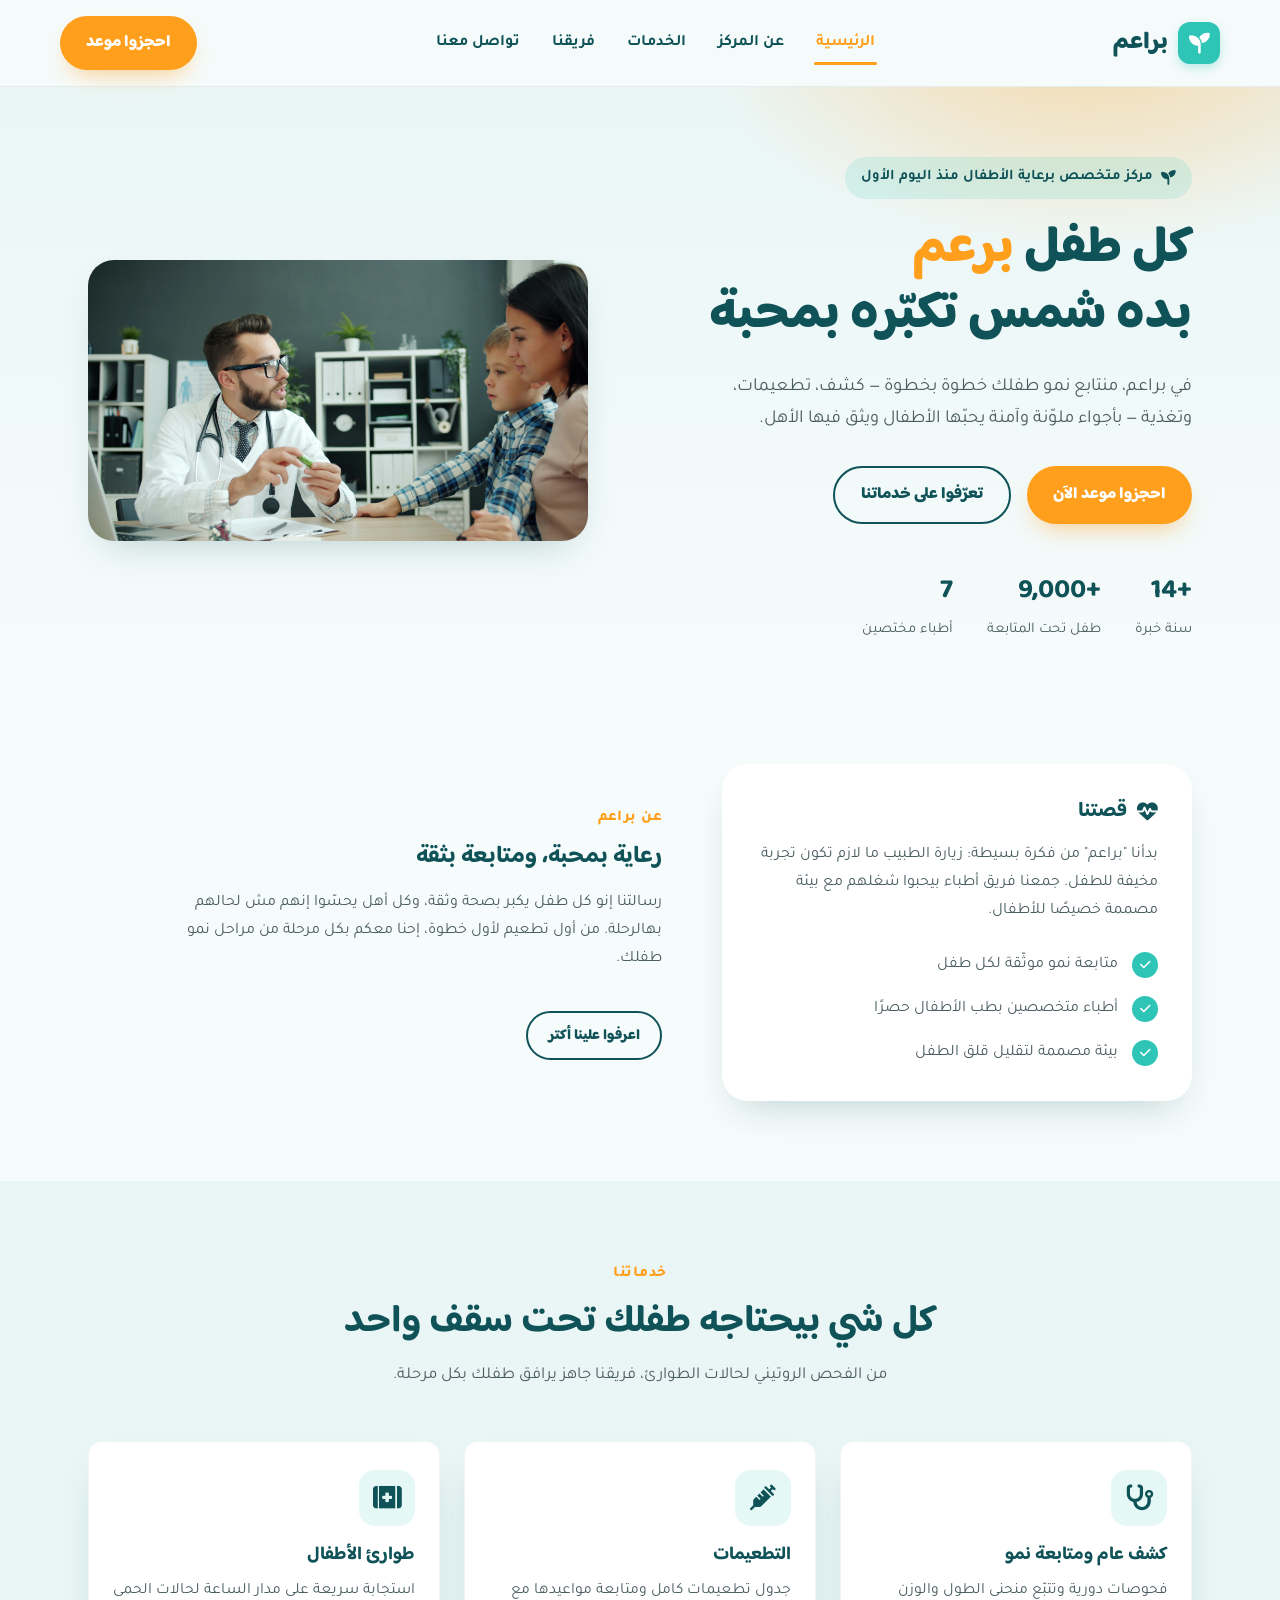
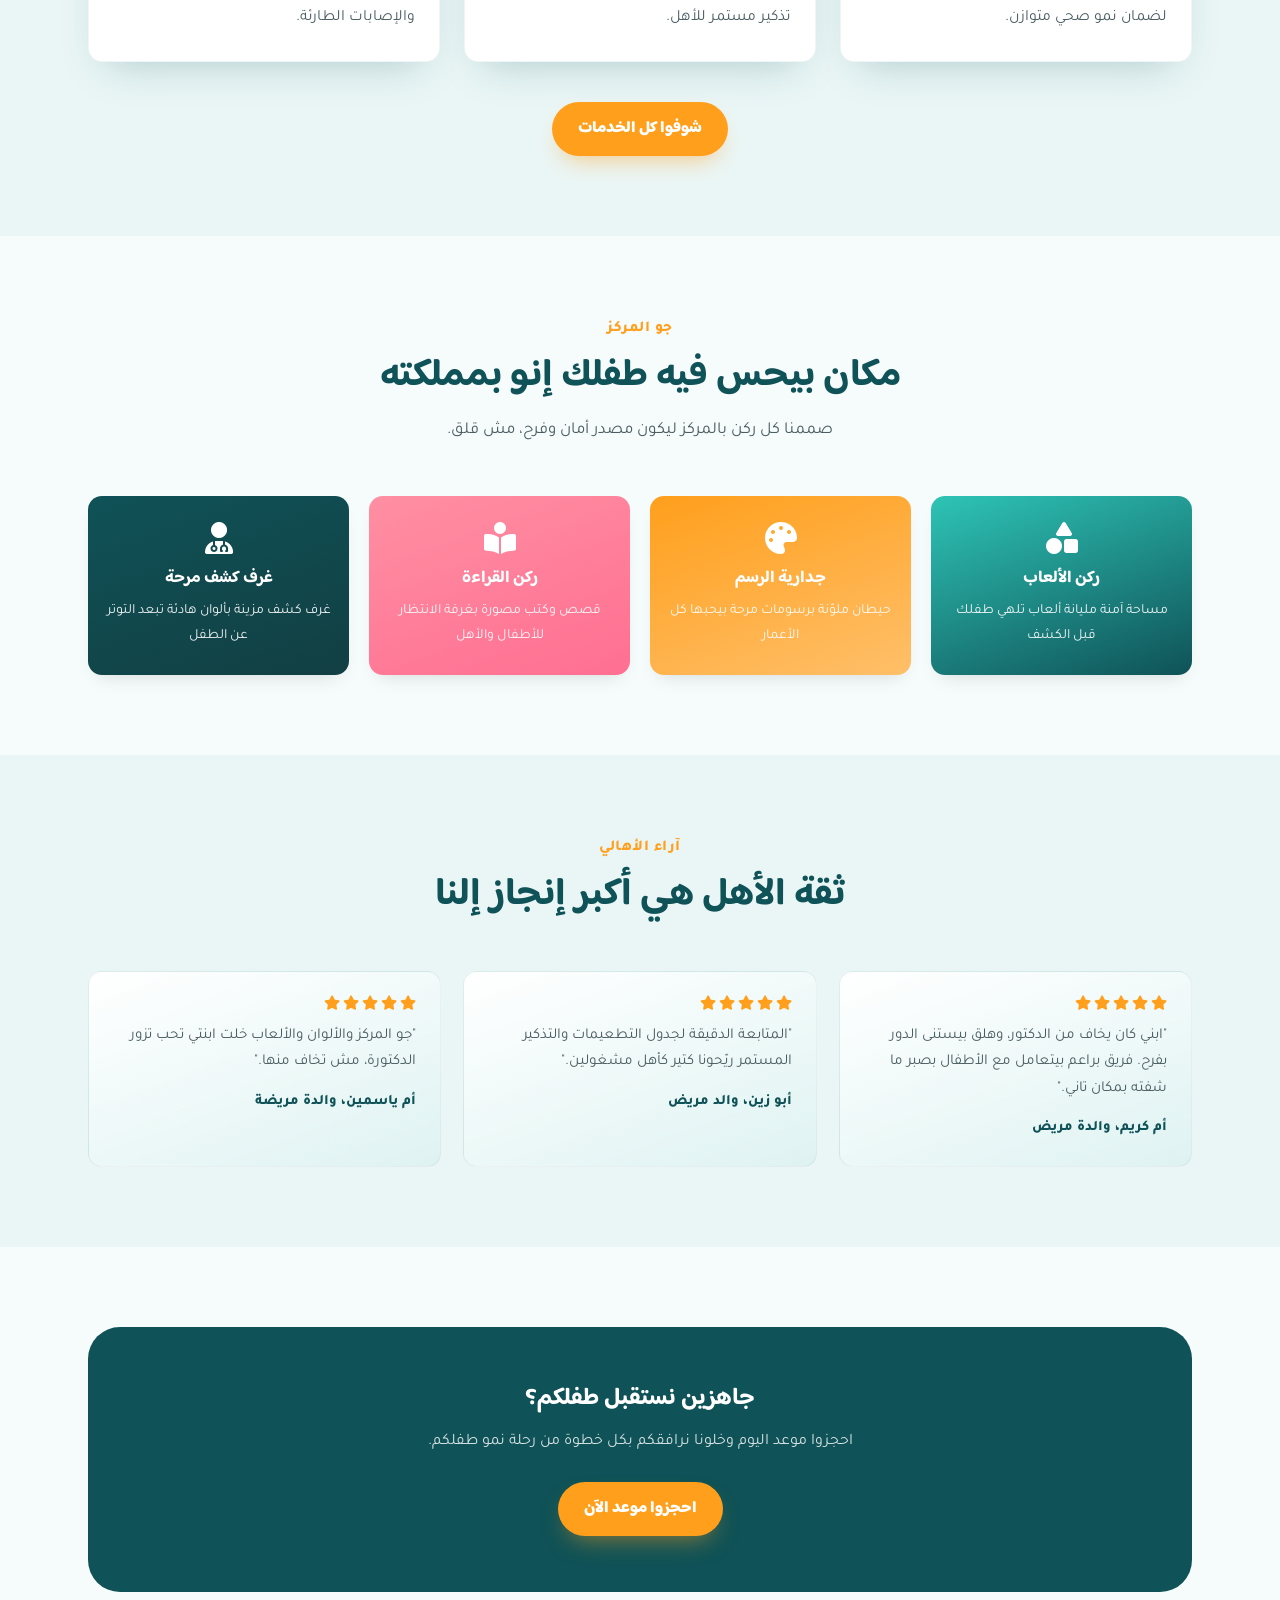
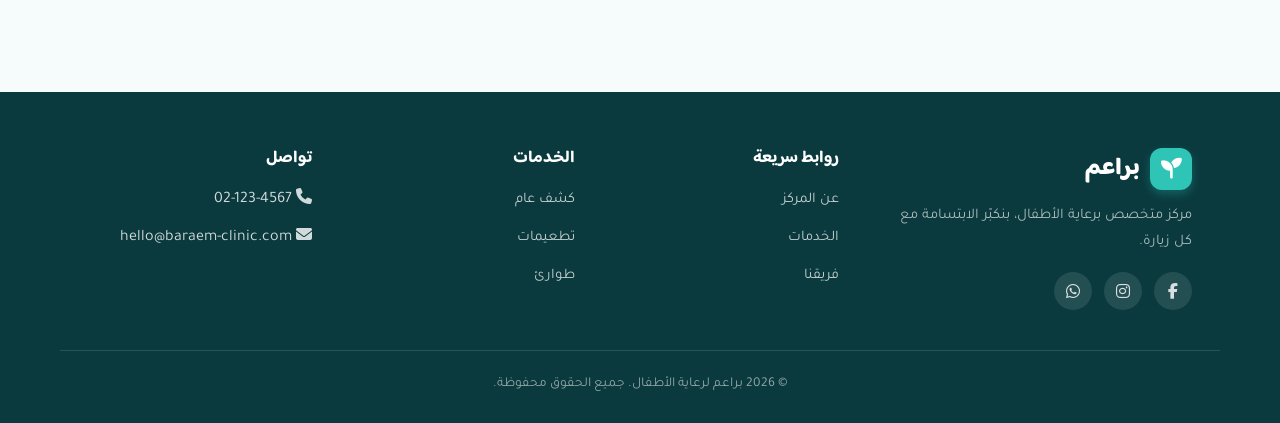
<file: index.html>
<!doctype html>
<html lang="ar" dir="rtl">
  <head>
    <meta charset="UTF-8" />
    <meta name="viewport" content="width=device-width, initial-scale=1.0" />
    <title>براعم | مركز رعاية الأطفال</title>
    <meta
      name="description"
      content="براعم مركز متخصص برعاية الأطفال: كشف عام، تطعيمات، استشارات تغذية، ومتابعة نمو بأجواء آمنة ومرحة."
    />

    <link rel="preconnect" href="https://fonts.googleapis.com" />
    <link rel="preconnect" href="https://fonts.gstatic.com" crossorigin />
    <link
      href="https://fonts.googleapis.com/css2?family=Baloo+Bhaijaan+2:wght@500;600;700;800&family=Tajawal:wght@400;500;700;900&display=swap"
      rel="stylesheet"
    />

    <link
      rel="stylesheet"
      href="https://cdnjs.cloudflare.com/ajax/libs/font-awesome/6.5.1/css/all.min.css"
    />

    <link rel="stylesheet" href="css/style.css" />
    <link rel="stylesheet" href="css/home.css" />
  </head>
  <body>
    <header>
      <div class="wrap nav">
        <a href="index.html" class="brand">
          <span class="brand-icon">
            <i class="fa-solid fa-seedling"></i>
          </span>
          <span>براعم</span>
        </a>

        <input type="checkbox" id="menuToggle" class="menu-toggle" />
        <nav class="nav-links">
          <a href="index.html" class="active">الرئيسية</a>
          <a href="about.html">عن المركز</a>
          <a href="services.html">الخدمات</a>
          <a href="doctors.html">فريقنا</a>
          <a href="contact.html">تواصل معنا</a>
        </nav>

        <label for="menuToggle" class="burger-label" aria-label="فتح القائمة">
          <span></span><span></span><span></span>
        </label>

        <a href="contact.html" class="btn">احجزوا موعد</a>
      </div>
    </header>

    <section class="hero" id="hero">
      <div class="wrap hero-grid">
        <div class="hero-content">
          <span class="eyebrow">
            <i class="fa-solid fa-seedling"></i> مركز متخصص برعاية الأطفال منذ
            اليوم الأول
          </span>
          <h1>كل طفل <span>برعم</span><br />بده شمس تكبّره بمحبة</h1>
          <p class="lead">
            في براعم، منتابع نمو طفلك خطوة بخطوة — كشف، تطعيمات، وتغذية — بأجواء
            ملوّنة وآمنة يحبّها الأطفال ويثق فيها الأهل.
          </p>
          <div class="hero-actions">
            <a href="contact.html" class="btn">احجزوا موعد الآن</a>
            <a href="services.html" class="btn ghost">تعرّفوا على خدماتنا</a>
          </div>
          <div class="hero-stats">
            <div><strong>+14</strong><span>سنة خبرة</span></div>
            <div><strong>+9,000</strong><span>طفل تحت المتابعة</span></div>
            <div><strong>7</strong><span>أطباء مختصين</span></div>
          </div>
        </div>

        <div class="hero-art">
          <img
            src="images/hero.png"
            alt="طفل سعيد في عيادة براعم"
            class="hero-img"
          />
        </div>
      </div>
    </section>

    <section class="section-pad" id="about-preview">
      <div class="wrap about-grid">
        <div class="about-card">
          <h3><i class="fa-solid fa-heart-pulse"></i> قصتنا</h3>
          <p style="color: var(--ink-soft)">
            بدأنا "براعم" من فكرة بسيطة: زيارة الطبيب ما لازم تكون تجربة مخيفة
            للطفل. جمعنا فريق أطباء بيحبوا شغلهم مع بيئة مصممة خصيصًا للأطفال.
          </p>
          <ul class="about-list">
            <li>
              <span class="check-icon"><i class="fa-solid fa-check"></i></span>
              متابعة نمو موثّقة لكل طفل
            </li>
            <li>
              <span class="check-icon"><i class="fa-solid fa-check"></i></span>
              أطباء متخصصين بطب الأطفال حصرًا
            </li>
            <li>
              <span class="check-icon"><i class="fa-solid fa-check"></i></span>
              بيئة مصممة لتقليل قلق الطفل
            </li>
          </ul>
        </div>
        <div>
          <span class="kicker">عن براعم</span>
          <h2>رعاية بمحبة، ومتابعة بثقة</h2>
          <p style="color: var(--ink-soft); margin-top: 16px; max-width: 56ch">
            رسالتنا إنو كل طفل يكبر بصحة وثقة، وكل أهل يحسّوا إنهم مش لحالهم
            بهالرحلة. من أول تطعيم لأول خطوة، إحنا معكم بكل مرحلة من مراحل نمو
            طفلك.
          </p>
          <a href="about.html" class="btn ghost small" style="margin-top: 22px"
            >اعرفوا علينا أكتر</a
          >
        </div>
      </div>
    </section>

    <section
      class="section-pad"
      id="services-preview"
      style="background: var(--sky)"
    >
      <div class="wrap">
        <div class="section-head">
          <span class="kicker">خدماتنا</span>
          <h2>كل شي بيحتاجه طفلك تحت سقف واحد</h2>
          <p>
            من الفحص الروتيني لحالات الطوارئ، فريقنا جاهز يرافق طفلك بكل مرحلة.
          </p>
        </div>
        <div class="services-grid">
          <div class="service-card">
            <div class="icon-badge">
              <i class="fa-solid fa-stethoscope"></i>
            </div>
            <h3>كشف عام ومتابعة نمو</h3>
            <p>فحوصات دورية وتتبّع منحنى الطول والوزن لضمان نمو صحي متوازن.</p>
          </div>

          <div class="service-card">
            <div class="icon-badge">
              <i class="fa-solid fa-syringe"></i>
            </div>
            <h3>التطعيمات</h3>
            <p>جدول تطعيمات كامل ومتابعة مواعيدها مع تذكير مستمر للأهل.</p>
          </div>

          <div class="service-card">
            <div class="icon-badge">
              <i class="fa-solid fa-kit-medical"></i>
            </div>
            <h3>طوارئ الأطفال</h3>
            <p>استجابة سريعة على مدار الساعة لحالات الحمى والإصابات الطارئة.</p>
          </div>
        </div>
        <div style="text-align: center; margin-top: 40px">
          <a href="services.html" class="btn">شوفوا كل الخدمات</a>
        </div>
      </div>
    </section>

    <section class="section-pad">
      <div class="wrap">
        <div class="section-head">
          <span class="kicker">جو المركز</span>
          <h2>مكان بيحس فيه طفلك إنو بمملكته</h2>
          <p>صممنا كل ركن بالمركز ليكون مصدر أمان وفرح، مش قلق.</p>
        </div>
        <div class="mood-grid">
          <div
            class="mood-card"
            style="background: linear-gradient(160deg, #2ec4b6, #0f5257)"
          >
            <i class="fa-solid fa-shapes mood-icon"></i>
            <h4>ركن الألعاب</h4>
            <p>مساحة آمنة مليانة ألعاب تلهي طفلك قبل الكشف</p>
          </div>
          <div
            class="mood-card"
            style="background: linear-gradient(160deg, #ff9f1c, #ffbf69)"
          >
            <i class="fa-solid fa-palette mood-icon"></i>
            <h4>جدارية الرسم</h4>
            <p>حيطان ملوّنة برسومات مرحة بيحبها كل الأعمار</p>
          </div>
          <div
            class="mood-card"
            style="background: linear-gradient(160deg, #ff8fa3, #ff6f91)"
          >
            <i class="fa-solid fa-book-open-reader mood-icon"></i>
            <h4>ركن القراءة</h4>
            <p>قصص وكتب مصورة بغرفة الانتظار للأطفال والأهل</p>
          </div>
          <div
            class="mood-card"
            style="background: linear-gradient(160deg, #0f5257, #123f43)"
          >
            <i class="fa-solid fa-user-doctor mood-icon"></i>
            <h4>غرف كشف مرحة</h4>
            <p>غرف كشف مزينة بألوان هادئة تبعد التوتر عن الطفل</p>
          </div>
        </div>
      </div>
    </section>

    <section class="section-pad" style="background: var(--sky)">
      <div class="wrap">
        <div class="section-head">
          <span class="kicker">آراء الأهالي</span>
          <h2>ثقة الأهل هي أكبر إنجاز إلنا</h2>
        </div>
        <div class="testi-grid">
          <div class="testi-card">
            <div class="stars">
              <i class="fa-solid fa-star"></i>
              <i class="fa-solid fa-star"></i>
              <i class="fa-solid fa-star"></i>
              <i class="fa-solid fa-star"></i>
              <i class="fa-solid fa-star"></i>
            </div>
            <p>
              "ابني كان يخاف من الدكتور، وهلق بيستنى الدور بفرح. فريق براعم
              بيتعامل مع الأطفال بصبر ما شفته بمكان تاني."
            </p>
            <div class="testi-name">أم كريم، والدة مريض</div>
          </div>
          <div class="testi-card">
            <div class="stars">
              <i class="fa-solid fa-star"></i>
              <i class="fa-solid fa-star"></i>
              <i class="fa-solid fa-star"></i>
              <i class="fa-solid fa-star"></i>
              <i class="fa-solid fa-star"></i>
            </div>
            <p>
              "المتابعة الدقيقة لجدول التطعيمات والتذكير المستمر ريّحونا كتير
              كأهل مشغولين."
            </p>
            <div class="testi-name">أبو زين، والد مريض</div>
          </div>
          <div class="testi-card">
            <div class="stars">
              <i class="fa-solid fa-star"></i>
              <i class="fa-solid fa-star"></i>
              <i class="fa-solid fa-star"></i>
              <i class="fa-solid fa-star"></i>
              <i class="fa-solid fa-star"></i>
            </div>
            <p>
              "جو المركز والألوان والألعاب خلت ابنتي تحب تزور الدكتورة، مش تخاف
              منها."
            </p>
            <div class="testi-name">أم ياسمين، والدة مريضة</div>
          </div>
        </div>
      </div>
    </section>

    <section class="section-pad">
      <div class="wrap">
        <div class="cta-band">
          <h2>جاهزين نستقبل طفلكم؟</h2>
          <p>احجزوا موعد اليوم وخلونا نرافقكم بكل خطوة من رحلة نمو طفلكم.</p>
          <a href="contact.html" class="btn">احجزوا موعد الآن</a>
        </div>
      </div>
    </section>

    <footer>
      <div class="wrap foot-grid">
        <div>
          <div class="brand" style="margin-bottom: 14px">
            <span class="brand-icon">
              <i class="fa-solid fa-seedling"></i>
            </span>
            <span>براعم</span>
          </div>
          <p>مركز متخصص برعاية الأطفال، بنكبّر الابتسامة مع كل زيارة.</p>

          <div
            class="socials"
            style="margin-top: 16px; display: flex; gap: 12px"
          >
            <a href="#" aria-label="فيسبوك"
              ><i class="fa-brands fa-facebook-f"></i
            ></a>
            <a href="#" aria-label="انستغرام"
              ><i class="fa-brands fa-instagram"></i
            ></a>
            <a href="#" aria-label="واتساب"
              ><i class="fa-brands fa-whatsapp"></i
            ></a>
          </div>
        </div>
        <div>
          <h4>روابط سريعة</h4>
          <ul class="foot-links">
            <li><a href="about.html">عن المركز</a></li>
            <li><a href="services.html">الخدمات</a></li>
            <li><a href="doctors.html">فريقنا</a></li>
          </ul>
        </div>
        <div>
          <h4>الخدمات</h4>
          <ul class="foot-links">
            <li><a href="services.html">كشف عام</a></li>
            <li><a href="services.html">تطعيمات</a></li>
            <li><a href="services.html">طوارئ</a></li>
          </ul>
        </div>
        <div>
          <h4>تواصل</h4>
          <ul class="foot-links">
            <li><i class="fa-solid fa-phone"></i> 02-123-4567</li>
            <li>
              <i class="fa-solid fa-envelope"></i> hello@baraem-clinic.com
            </li>
          </ul>
        </div>
      </div>
      <div class="bottom-bar wrap">
        © 2026 براعم لرعاية الأطفال. جميع الحقوق محفوظة.
      </div>
    </footer>
  </body>
</html>
</file>
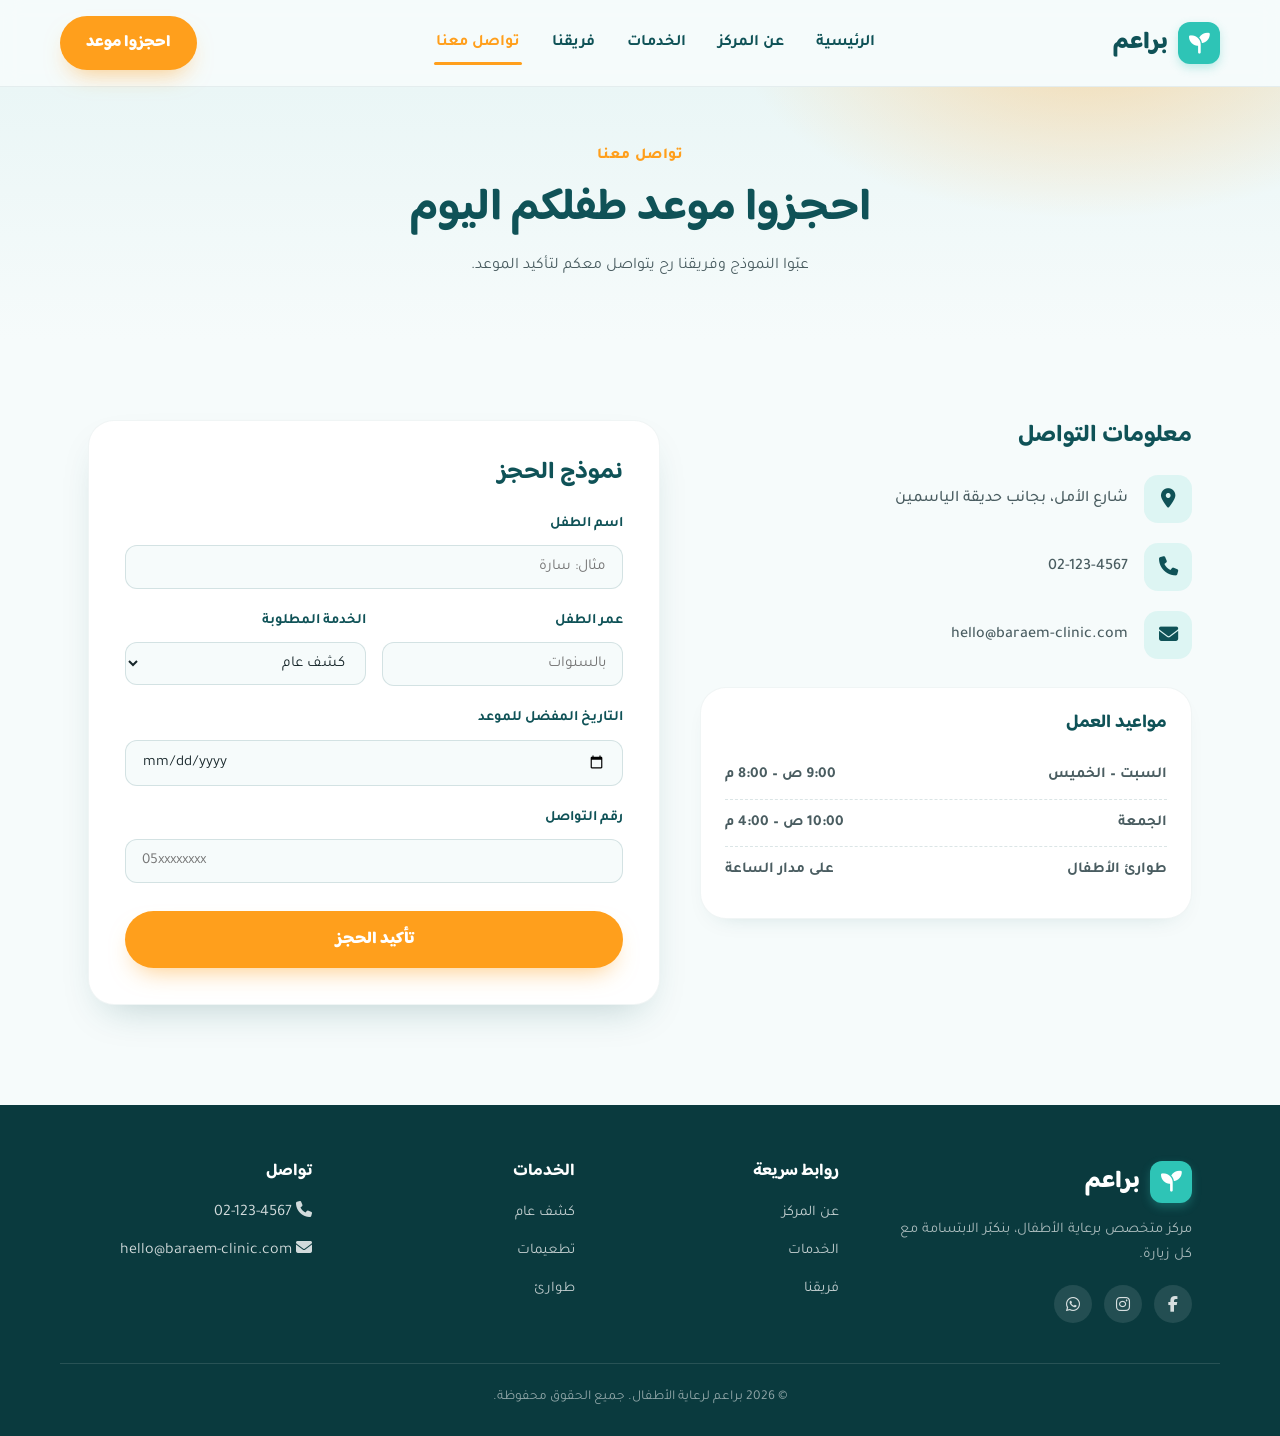
<file: contact.html>
<!doctype html>
<html lang="ar" dir="rtl">
  <head>
    <meta charset="UTF-8" />
    <meta name="viewport" content="width=device-width, initial-scale=1.0" />
    <title>تواصل معنا | براعم</title>

    <link rel="preconnect" href="https://fonts.googleapis.com" />
    <link rel="preconnect" href="https://fonts.gstatic.com" crossorigin />
    <link
      href="https://fonts.googleapis.com/css2?family=Baloo+Bhaijaan+2:wght@500;600;700;800&family=Tajawal:wght@400;500;700;900&display=swap"
      rel="stylesheet"
    />

    <link
      rel="stylesheet"
      href="https://cdnjs.cloudflare.com/ajax/libs/font-awesome/6.5.1/css/all.min.css"
    />

    <link rel="stylesheet" href="css/style.css" />
    <link rel="stylesheet" href="css/contact.css" />
  </head>
  <body>
    <header>
      <div class="wrap nav">
        <a href="index.html" class="brand">
          <span class="brand-icon">
            <i class="fa-solid fa-seedling"></i>
          </span>
          <span>براعم</span>
        </a>

        <input type="checkbox" id="menuToggle" class="menu-toggle" />
        <nav class="nav-links">
          <a href="index.html">الرئيسية</a>
          <a href="about.html">عن المركز</a>
          <a href="services.html">الخدمات</a>
          <a href="doctors.html">فريقنا</a>
          <a href="contact.html" class="active">تواصل معنا</a>
        </nav>
        <label for="menuToggle" class="burger-label" aria-label="فتح القائمة">
          <span></span><span></span><span></span>
        </label>

        <a href="contact.html" class="btn">احجزوا موعد</a>
      </div>
    </header>

    <section class="page-head">
      <div class="wrap">
        <span class="kicker">تواصل معنا</span>
        <h1>احجزوا موعد طفلكم اليوم</h1>
        <p>عبّوا النموذج وفريقنا رح يتواصل معكم لتأكيد الموعد.</p>
      </div>
    </section>

    <section class="section-pad">
      <div class="wrap contact-layout">
        <!-- معلومات التواصل -->
        <div class="contact-info-block">
          <h2>معلومات التواصل</h2>

          <div class="info-item">
            <div class="ic">
              <i class="fa-solid fa-location-dot"></i>
            </div>
            <span>شارع الأمل، بجانب حديقة الياسمين</span>
          </div>

          <div class="info-item">
            <div class="ic">
              <i class="fa-solid fa-phone"></i>
            </div>
            <span>02-123-4567</span>
          </div>

          <div class="info-item">
            <div class="ic">
              <i class="fa-solid fa-envelope"></i>
            </div>
            <span>hello@baraem-clinic.com</span>
          </div>

          <div class="hours-box">
            <h3>مواعيد العمل</h3>
            <div class="hrow">
              <span>السبت – الخميس</span><span>9:00 ص – 8:00 م</span>
            </div>
            <div class="hrow">
              <span>الجمعة</span><span>10:00 ص – 4:00 م</span>
            </div>
            <div class="hrow">
              <span>طوارئ الأطفال</span><span>على مدار الساعة</span>
            </div>
          </div>
        </div>

        <form class="booking-form">
          <h2>نموذج الحجز</h2>

          <div class="field">
            <label for="childName">اسم الطفل</label>
            <input
              id="childName"
              name="childName"
              type="text"
              required
              placeholder="مثال: سارة"
            />
          </div>

          <div class="two-col">
            <div class="field">
              <label for="childAge">عمر الطفل</label>
              <input
                id="childAge"
                name="childAge"
                type="number"
                min="0"
                max="17"
                required
                placeholder="بالسنوات"
              />
            </div>
            <div class="field">
              <label for="service">الخدمة المطلوبة</label>
              <select id="service" name="service">
                <option>كشف عام</option>
                <option>تطعيم</option>
                <option>استشارة تغذية</option>
                <option>أخرى</option>
              </select>
            </div>
          </div>

          <div class="field">
            <label for="preferredDate">التاريخ المفضل للموعد</label>
            <input
              id="preferredDate"
              name="preferredDate"
              type="date"
              required
            />
          </div>

          <div class="field">
            <label for="phone">رقم التواصل</label>
            <input
              id="phone"
              name="phone"
              type="tel"
              required
              placeholder="05xxxxxxxx"
            />
          </div>

          <button type="submit" class="btn submit-btn">تأكيد الحجز</button>
        </form>
      </div>
    </section>

    <footer>
      <div class="wrap foot-grid">
        <div>
          <div class="brand" style="margin-bottom: 14px">
            <span class="brand-icon">
              <i class="fa-solid fa-seedling"></i>
            </span>
            <span>براعم</span>
          </div>
          <p>مركز متخصص برعاية الأطفال، بنكبّر الابتسامة مع كل زيارة.</p>
          <div
            class="socials"
            style="margin-top: 16px; display: flex; gap: 12px"
          >
            <a href="#" aria-label="فيسبوك"
              ><i class="fa-brands fa-facebook-f"></i
            ></a>
            <a href="#" aria-label="انستغرام"
              ><i class="fa-brands fa-instagram"></i
            ></a>
            <a href="#" aria-label="واتساب"
              ><i class="fa-brands fa-whatsapp"></i
            ></a>
          </div>
        </div>
        <div>
          <h4>روابط سريعة</h4>
          <ul class="foot-links">
            <li><a href="about.html">عن المركز</a></li>
            <li><a href="services.html">الخدمات</a></li>
            <li><a href="doctors.html">فريقنا</a></li>
          </ul>
        </div>
        <div>
          <h4>الخدمات</h4>
          <ul class="foot-links">
            <li><a href="services.html">كشف عام</a></li>
            <li><a href="services.html">تطعيمات</a></li>
            <li><a href="services.html">طوارئ</a></li>
          </ul>
        </div>
        <div>
          <h4>تواصل</h4>
          <ul class="foot-links">
            <li><i class="fa-solid fa-phone"></i> 02-123-4567</li>
            <li>
              <i class="fa-solid fa-envelope"></i> hello@baraem-clinic.com
            </li>
          </ul>
        </div>
      </div>
      <div class="bottom-bar wrap">
        © 2026 براعم لرعاية الأطفال. جميع الحقوق محفوظة.
      </div>
    </footer>
  </body>
</html>
</file>
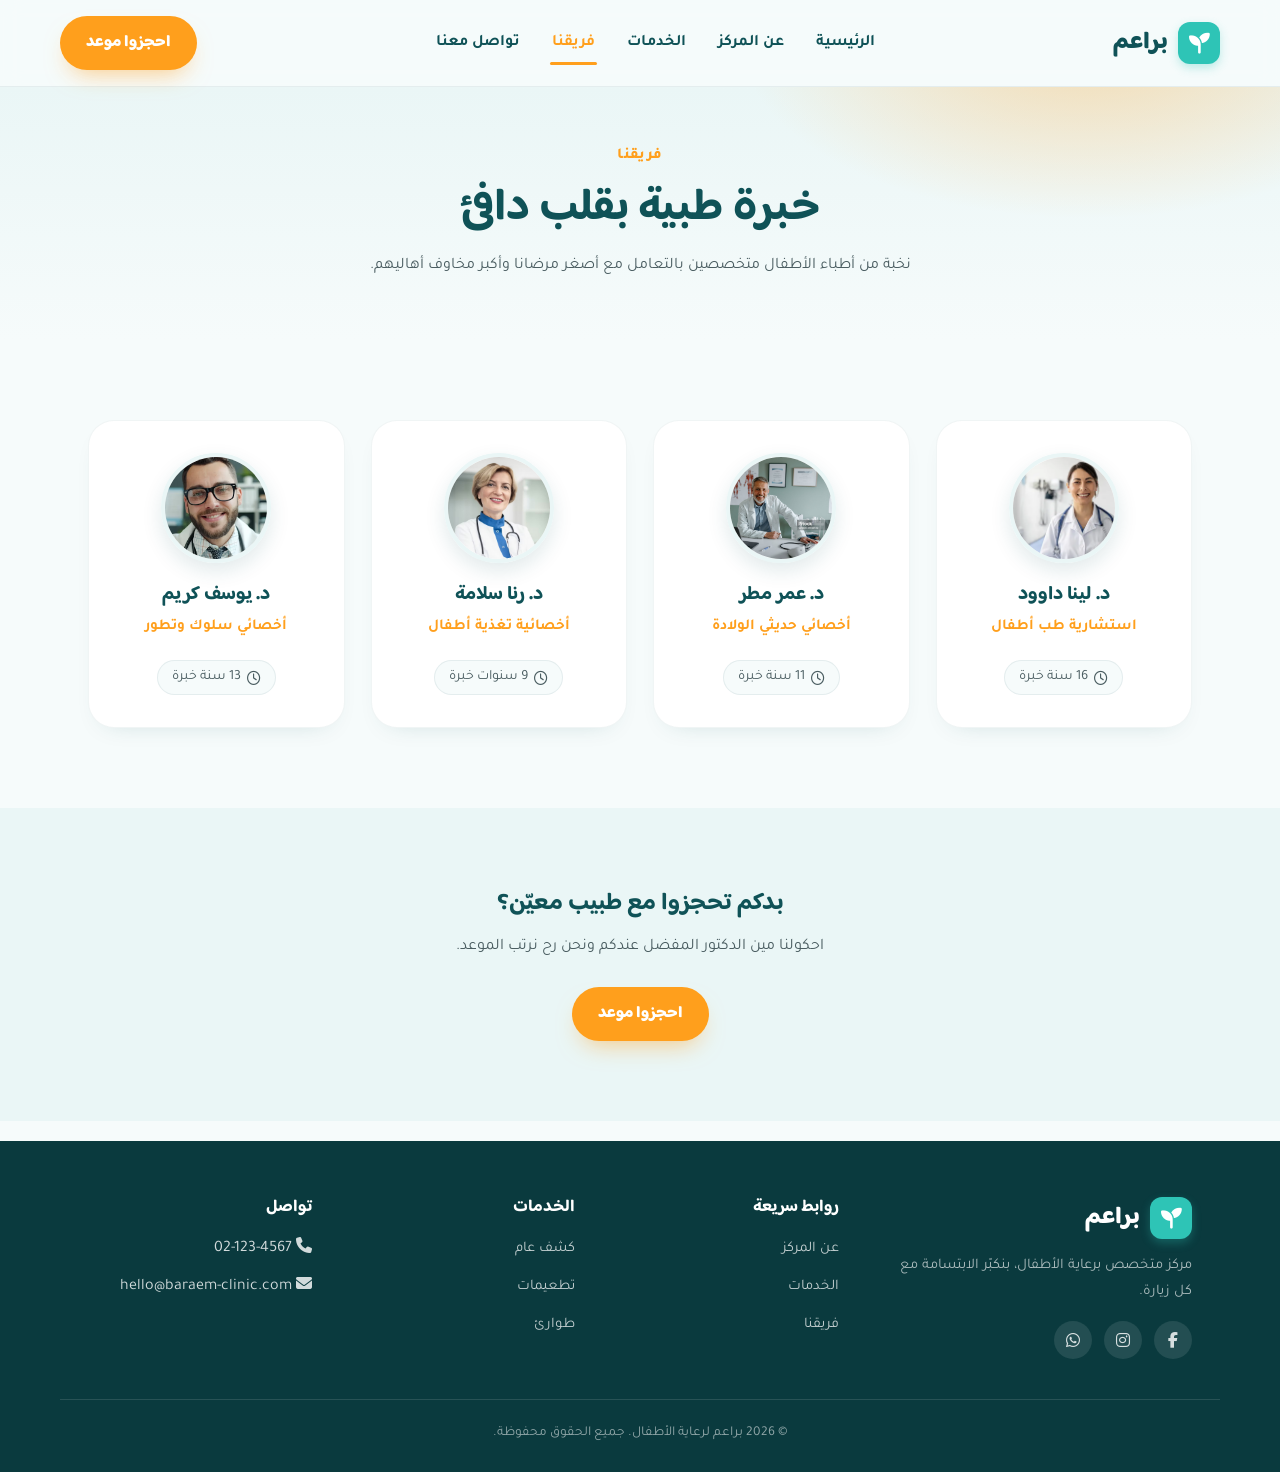
<file: doctors.html>
<!doctype html>
<html lang="ar" dir="rtl">
  <head>
    <meta charset="UTF-8" />
    <meta name="viewport" content="width=device-width, initial-scale=1.0" />
    <title>فريق الأطباء | براعم</title>

    <link rel="preconnect" href="https://fonts.googleapis.com" />
    <link rel="preconnect" href="https://fonts.gstatic.com" crossorigin />
    <link
      href="https://fonts.googleapis.com/css2?family=Baloo+Bhaijaan+2:wght@500;600;700;800&family=Tajawal:wght@400;500;700;900&display=swap"
      rel="stylesheet"
    />

    <link
      rel="stylesheet"
      href="https://cdnjs.cloudflare.com/ajax/libs/font-awesome/6.5.1/css/all.min.css"
    />

    <!-- ملفات CSS -->
    <link rel="stylesheet" href="css/style.css" />
    <link rel="stylesheet" href="css/doctors.css" />
  </head>
  <body>
    <header>
      <div class="wrap nav">
        <a href="index.html" class="brand">
          <span class="brand-icon">
            <i class="fa-solid fa-seedling"></i>
          </span>
          <span>براعم</span>
        </a>

        <input type="checkbox" id="menuToggle" class="menu-toggle" />
        <nav class="nav-links">
          <a href="index.html">الرئيسية</a>
          <a href="about.html">عن المركز</a>
          <a href="services.html">الخدمات</a>
          <a href="doctors.html" class="active">فريقنا</a>
          <a href="contact.html">تواصل معنا</a>
        </nav>
        <label for="menuToggle" class="burger-label" aria-label="فتح القائمة">
          <span></span><span></span><span></span>
        </label>

        <a href="contact.html" class="btn">احجزوا موعد</a>
      </div>
    </header>

    <section class="page-head">
      <div class="wrap">
        <span class="kicker">فريقنا</span>
        <h1>خبرة طبية بقلب دافئ</h1>
        <p>
          نخبة من أطباء الأطفال متخصصين بالتعامل مع أصغر مرضانا وأكبر مخاوف
          أهاليهم.
        </p>
      </div>
    </section>

    <section class="section-pad">
      <div class="wrap">
        <div class="doctors-full-grid">
          <div class="doc-card">
            <div class="doc-avatar">
              <img src="images/doc1.jpg" alt="د. لينا داوود" />
            </div>
            <h4>د. لينا داوود</h4>
            <span class="role">استشارية طب أطفال</span>
            <span class="exp"
              ><i class="fa-regular fa-clock"></i> 16 سنة خبرة</span
            >
          </div>

          <div class="doc-card">
            <div class="doc-avatar">
              <img src="images/doc2.jpg" alt="د. عمر مطر" />
            </div>
            <h4>د. عمر مطر</h4>
            <span class="role">أخصائي حديثي الولادة</span>
            <span class="exp"
              ><i class="fa-regular fa-clock"></i> 11 سنة خبرة</span
            >
          </div>

          <div class="doc-card">
            <div class="doc-avatar">
              <img src="images/doc4.jpg" alt="د. رنا سلامة" />
            </div>
            <h4>د. رنا سلامة</h4>
            <span class="role">أخصائية تغذية أطفال</span>
            <span class="exp"
              ><i class="fa-regular fa-clock"></i> 9 سنوات خبرة</span
            >
          </div>

          <div class="doc-card">
            <div class="doc-avatar">
              <img src="images/doc3.jpg" alt="د. يوسف كريم" />
            </div>
            <h4>د. يوسف كريم</h4>
            <span class="role">أخصائي سلوك وتطور</span>
            <span class="exp"
              ><i class="fa-regular fa-clock"></i> 13 سنة خبرة</span
            >
          </div>
        </div>
      </div>
    </section>

    <section class="section-pad" style="background: var(--sky)">
      <div class="wrap" style="text-align: center">
        <h2>بدكم تحجزوا مع طبيب معيّن؟</h2>
        <p style="color: var(--ink-soft); margin: 14px 0 26px">
          احكولنا مين الدكتور المفضل عندكم ونحن رح نرتب الموعد.
        </p>
        <a href="contact.html" class="btn">احجزوا موعد</a>
      </div>
    </section>

    <footer>
      <div class="wrap foot-grid">
        <div>
          <div class="brand" style="margin-bottom: 14px">
            <span class="brand-icon">
              <i class="fa-solid fa-seedling"></i>
            </span>
            <span>براعم</span>
          </div>
          <p>مركز متخصص برعاية الأطفال، بنكبّر الابتسامة مع كل زيارة.</p>
          <div
            class="socials"
            style="margin-top: 16px; display: flex; gap: 12px"
          >
            <a href="#" aria-label="فيسبوك"
              ><i class="fa-brands fa-facebook-f"></i
            ></a>
            <a href="#" aria-label="انستغرام"
              ><i class="fa-brands fa-instagram"></i
            ></a>
            <a href="#" aria-label="واتساب"
              ><i class="fa-brands fa-whatsapp"></i
            ></a>
          </div>
        </div>
        <div>
          <h4>روابط سريعة</h4>
          <ul class="foot-links">
            <li><a href="about.html">عن المركز</a></li>
            <li><a href="services.html">الخدمات</a></li>
            <li><a href="doctors.html">فريقنا</a></li>
          </ul>
        </div>
        <div>
          <h4>الخدمات</h4>
          <ul class="foot-links">
            <li><a href="services.html">كشف عام</a></li>
            <li><a href="services.html">تطعيمات</a></li>
            <li><a href="services.html">طوارئ</a></li>
          </ul>
        </div>
        <div>
          <h4>تواصل</h4>
          <ul class="foot-links">
            <li><i class="fa-solid fa-phone"></i> 02-123-4567</li>
            <li>
              <i class="fa-solid fa-envelope"></i> hello@baraem-clinic.com
            </li>
          </ul>
        </div>
      </div>
      <div class="bottom-bar wrap">
        © 2026 براعم لرعاية الأطفال. جميع الحقوق محفوظة.
      </div>
    </footer>
  </body>
</html>
</file>
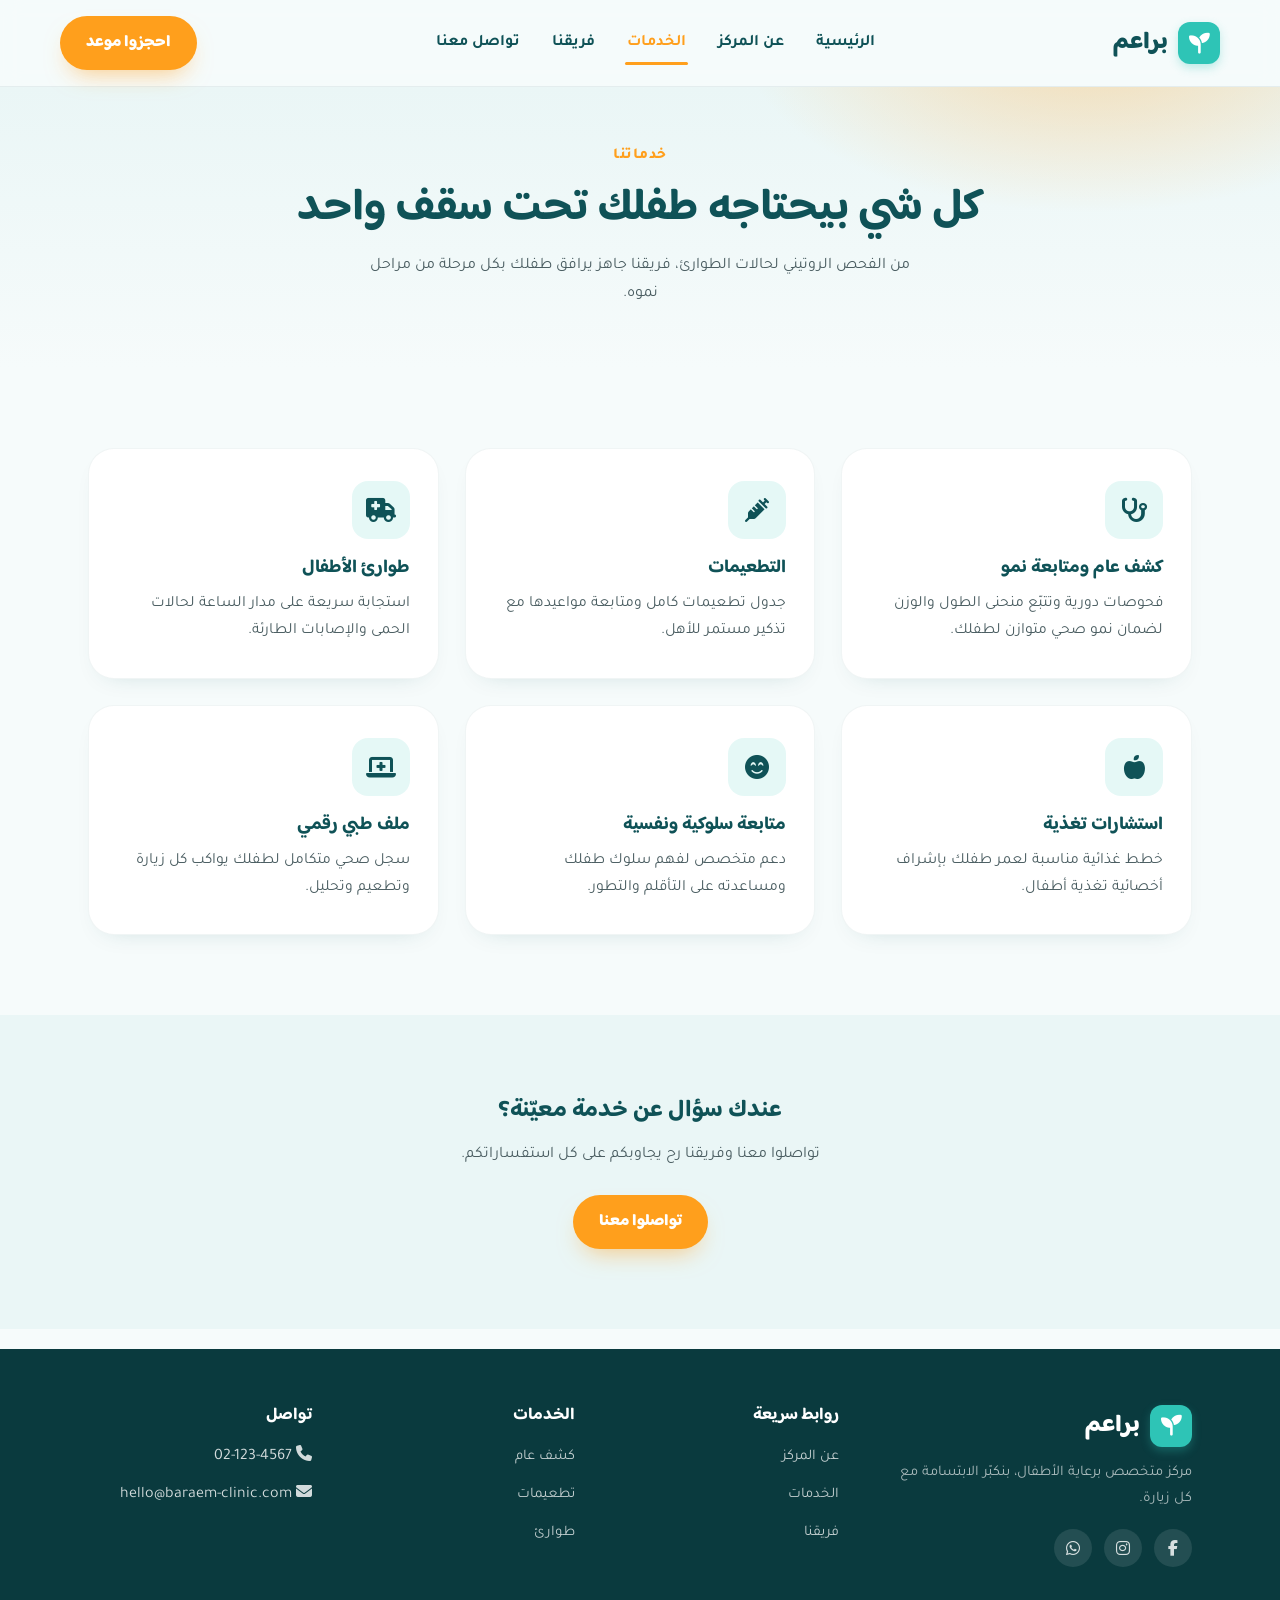
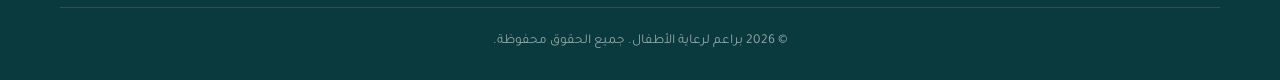
<file: services.html>
<!doctype html>
<html lang="ar" dir="rtl">
  <head>
    <meta charset="UTF-8" />
    <meta name="viewport" content="width=device-width, initial-scale=1.0" />
    <title>خدماتنا | براعم</title>

    <link rel="preconnect" href="https://fonts.googleapis.com" />
    <link rel="preconnect" href="https://fonts.gstatic.com" crossorigin />
    <link
      href="https://fonts.googleapis.com/css2?family=Baloo+Bhaijaan+2:wght@500;600;700;800&family=Tajawal:wght@400;500;700;900&display=swap"
      rel="stylesheet"
    />

    <link
      rel="stylesheet"
      href="https://cdnjs.cloudflare.com/ajax/libs/font-awesome/6.5.1/css/all.min.css"
    />

    <link rel="stylesheet" href="css/style.css" />
    <link rel="stylesheet" href="css/services.css" />
  </head>
  <body>
    <header>
      <div class="wrap nav">
        <a href="index.html" class="brand">
          <span class="brand-icon">
            <i class="fa-solid fa-seedling"></i>
          </span>
          <span>براعم</span>
        </a>

        <input type="checkbox" id="menuToggle" class="menu-toggle" />
        <nav class="nav-links">
          <a href="index.html">الرئيسية</a>
          <a href="about.html">عن المركز</a>
          <a href="services.html" class="active">الخدمات</a>
          <a href="doctors.html">فريقنا</a>
          <a href="contact.html">تواصل معنا</a>
        </nav>
        <label for="menuToggle" class="burger-label" aria-label="فتح القائمة">
          <span></span><span></span><span></span>
        </label>

        <a href="contact.html" class="btn">احجزوا موعد</a>
      </div>
    </header>

    <section class="page-head">
      <div class="wrap">
        <span class="kicker">خدماتنا</span>
        <h1>كل شي بيحتاجه طفلك تحت سقف واحد</h1>
        <p>
          من الفحص الروتيني لحالات الطوارئ، فريقنا جاهز يرافق طفلك بكل مرحلة من
          مراحل نموه.
        </p>
      </div>
    </section>

    <section class="section-pad">
      <div class="wrap">
        <div class="full-services-grid">
          <div class="service-card">
            <div class="service-icon">
              <i class="fa-solid fa-stethoscope"></i>
            </div>
            <h3>كشف عام ومتابعة نمو</h3>
            <p>
              فحوصات دورية وتتبّع منحنى الطول والوزن لضمان نمو صحي متوازن لطفلك.
            </p>
          </div>

          <div class="service-card">
            <div class="service-icon">
              <i class="fa-solid fa-syringe"></i>
            </div>
            <h3>التطعيمات</h3>
            <p>جدول تطعيمات كامل ومتابعة مواعيدها مع تذكير مستمر للأهل.</p>
          </div>

          <div class="service-card">
            <div class="service-icon">
              <i class="fa-solid fa-truck-medical"></i>
            </div>
            <h3>طوارئ الأطفال</h3>
            <p>استجابة سريعة على مدار الساعة لحالات الحمى والإصابات الطارئة.</p>
          </div>

          <div class="service-card">
            <div class="service-icon">
              <i class="fa-solid fa-apple-whole"></i>
            </div>
            <h3>استشارات تغذية</h3>
            <p>خطط غذائية مناسبة لعمر طفلك بإشراف أخصائية تغذية أطفال.</p>
          </div>

          <div class="service-card">
            <div class="service-icon">
              <i class="fa-solid fa-face-smile-beam"></i>
            </div>
            <h3>متابعة سلوكية ونفسية</h3>
            <p>دعم متخصص لفهم سلوك طفلك ومساعدته على التأقلم والتطور.</p>
          </div>

          <div class="service-card">
            <div class="service-icon">
              <i class="fa-solid fa-laptop-medical"></i>
            </div>
            <h3>ملف طبي رقمي</h3>
            <p>سجل صحي متكامل لطفلك يواكب كل زيارة وتطعيم وتحليل.</p>
          </div>
        </div>
      </div>
    </section>

    <section class="section-pad" style="background: var(--sky)">
      <div class="wrap" style="text-align: center">
        <h2>عندك سؤال عن خدمة معيّنة؟</h2>
        <p style="color: var(--ink-soft); margin: 14px 0 26px">
          تواصلوا معنا وفريقنا رح يجاوبكم على كل استفساراتكم.
        </p>
        <a href="contact.html" class="btn">تواصلوا معنا</a>
      </div>
    </section>

    <footer>
      <div class="wrap foot-grid">
        <div>
          <div class="brand" style="margin-bottom: 14px">
            <span class="brand-icon">
              <i class="fa-solid fa-seedling"></i>
            </span>
            <span>براعم</span>
          </div>
          <p>مركز متخصص برعاية الأطفال، بنكبّر الابتسامة مع كل زيارة.</p>
          <div
            class="socials"
            style="margin-top: 16px; display: flex; gap: 12px"
          >
            <a href="#" aria-label="فيسبوك"
              ><i class="fa-brands fa-facebook-f"></i
            ></a>
            <a href="#" aria-label="انستغرام"
              ><i class="fa-brands fa-instagram"></i
            ></a>
            <a href="#" aria-label="واتساب"
              ><i class="fa-brands fa-whatsapp"></i
            ></a>
          </div>
        </div>
        <div>
          <h4>روابط سريعة</h4>
          <ul class="foot-links">
            <li><a href="about.html">عن المركز</a></li>
            <li><a href="services.html">الخدمات</a></li>
            <li><a href="doctors.html">فريقنا</a></li>
          </ul>
        </div>
        <div>
          <h4>الخدمات</h4>
          <ul class="foot-links">
            <li><a href="services.html">كشف عام</a></li>
            <li><a href="services.html">تطعيمات</a></li>
            <li><a href="services.html">طوارئ</a></li>
          </ul>
        </div>
        <div>
          <h4>تواصل</h4>
          <ul class="foot-links">
            <li><i class="fa-solid fa-phone"></i> 02-123-4567</li>
            <li>
              <i class="fa-solid fa-envelope"></i> hello@baraem-clinic.com
            </li>
          </ul>
        </div>
      </div>
      <div class="bottom-bar wrap">
        © 2026 براعم لرعاية الأطفال. جميع الحقوق محفوظة.
      </div>
    </footer>
  </body>
</html>
</file>
<file: css/style.css>
:root {
  --sky: #eaf6f6;
  --sky-soft: #f6fbfb;
  --teal-deep: #0f5257;
  --teal-bright: #2ec4b6;
  --sun: #ff9f1c;
  --apricot: #ffbf69;
  --pink: #ff8fa3;
  --ink: #17262a;
  --ink-soft: #4a5d61;
  --card: #ffffff;
  --radius: 26px;
  --radius-sm: 14px;
  --shadow: 0 18px 40px -18px rgba(15, 82, 87, 0.28);
  --container: 1160px;
}

* {
  box-sizing: border-box;
}

html {
  scroll-behavior: smooth;
}

body {
  margin: 0;
  background: var(--sky-soft);
  color: var(--ink);
  font-family: "Tajawal", sans-serif;
  line-height: 1.75;
}

h1,
h2,
h3,
h4,
.display {
  font-family: "Baloo Bhaijaan 2", sans-serif;
  color: var(--teal-deep);
  margin: 0;
  line-height: 1.3;
}

a {
  color: inherit;
  text-decoration: none;
}

img,
svg {
  display: block;
  max-width: 100%;
}

.wrap {
  max-width: var(--container);
  margin: 0 auto;
  padding: 0 28px;
}

section {
  position: relative;
}

:focus-visible {
  outline: 3px solid var(--sun);
  outline-offset: 3px;
  border-radius: 6px;
}

@media (prefers-reduced-motion: reduce) {
  * {
    animation-duration: 0.001ms !important;
    animation-iteration-count: 1 !important;
    transition-duration: 0.001ms !important;
    scroll-behavior: auto !important;
  }
}

header {
  position: sticky;
  top: 0;
  z-index: 50;
  backdrop-filter: blur(10px);
  background: rgba(246, 251, 251, 0.9);
  border-bottom: 1px solid rgba(15, 82, 87, 0.08);
}

.nav {
  display: flex;
  align-items: center;
  justify-content: space-between;
  padding: 16px 0;
  position: relative;
}

.brand {
  display: flex;
  align-items: center;
  gap: 10px;
  font-family: "Baloo Bhaijaan 2", sans-serif;
  font-weight: 800;
  font-size: 1.5rem;
  color: var(--teal-deep);
}

.brand-icon {
  width: 42px;
  height: 42px;
  background: var(--teal-bright);
  color: #fff;
  border-radius: 12px;
  display: flex;
  align-items: center;
  justify-content: center;
  font-size: 1.3rem;
  box-shadow: 0 4px 10px rgba(46, 196, 182, 0.3);
}

.nav-links {
  display: flex;
  gap: 28px;
  font-weight: 700;
  color: var(--teal-deep);
}

.nav-links a {
  position: relative;
  padding: 6px 2px;
}

.nav-links a::after {
  content: "";
  position: absolute;
  right: 0;
  bottom: -2px;
  width: 0;
  height: 3px;
  background: var(--sun);
  border-radius: 3px;
  transition: width 0.25s ease;
}

.nav-links a:hover::after,
.nav-links a.active::after {
  width: 100%;
}

.nav-links a.active {
  color: var(--sun);
}

.btn {
  display: inline-flex;
  align-items: center;
  gap: 8px;
  background: var(--sun);
  color: #fff;
  font-weight: 800;
  padding: 13px 26px;
  border-radius: 999px;
  border: none;
  cursor: pointer;
  font-family: "Baloo Bhaijaan 2", sans-serif;
  font-size: 1rem;
  box-shadow: 0 12px 24px -10px rgba(255, 159, 28, 0.55);
  transition:
    transform 0.2s ease,
    box-shadow 0.2s ease;
}

.btn:hover {
  transform: translateY(-3px);
  box-shadow: 0 16px 30px -10px rgba(255, 159, 28, 0.65);
}

.btn.ghost {
  background: transparent;
  color: var(--teal-deep);
  border: 2px solid var(--teal-deep);
  box-shadow: none;
}

.btn.small {
  padding: 10px 20px;
  font-size: 0.9rem;
}

.menu-toggle {
  display: none;
}

.burger-label {
  display: none;
  cursor: pointer;
  padding: 6px;
  z-index: 60;
}

.burger-label span {
  display: block;
  width: 26px;
  height: 3px;
  background: var(--teal-deep);
  margin: 5px 0;
  border-radius: 3px;
  transition:
    transform 0.25s ease,
    opacity 0.25s ease;
}

.menu-toggle:checked ~ .burger-label span:nth-child(1) {
  transform: translateY(8px) rotate(45deg);
}

.menu-toggle:checked ~ .burger-label span:nth-child(2) {
  opacity: 0;
}

.menu-toggle:checked ~ .burger-label span:nth-child(3) {
  transform: translateY(-8px) rotate(-45deg);
}

.page-head {
  padding: 56px 0 44px;
  background:
    radial-gradient(
      500px 260px at 85% -20%,
      rgba(255, 191, 105, 0.5),
      transparent 70%
    ),
    linear-gradient(180deg, var(--sky) 0%, var(--sky-soft) 100%);
  text-align: center;
}

.page-head .kicker {
  color: var(--sun);
  font-weight: 800;
  letter-spacing: 0.03em;
  font-size: 0.95rem;
  display: block;
  margin-bottom: 10px;
}

.page-head h1 {
  font-size: clamp(1.9rem, 3.6vw, 2.8rem);
}

.page-head p {
  color: var(--ink-soft);
  margin-top: 14px;
  max-width: 560px;
  margin-inline: auto;
}

.breadcrumb {
  margin-top: 16px;
  font-size: 0.85rem;
  color: var(--ink-soft);
}

.breadcrumb a {
  color: var(--teal-deep);
  font-weight: 700;
}

.kicker {
  color: var(--sun);
  font-weight: 800;
  letter-spacing: 0.03em;
  font-size: 0.95rem;
  display: block;
  margin-bottom: 10px;
}

.section-head {
  max-width: 640px;
  margin: 0 auto 50px;
  text-align: center;
}

.section-head h2 {
  font-size: clamp(1.7rem, 3vw, 2.4rem);
}

.section-head p {
  color: var(--ink-soft);
  margin-top: 14px;
  font-size: 1.05rem;
}

.section-pad {
  padding: 80px 0;
}

.services-grid {
  display: grid;
  grid-template-columns: repeat(3, 1fr);
  gap: 26px;
}

.service-card {
  background: var(--card);
  border-radius: var(--radius);
  padding: 32px 28px;
  box-shadow: 0 10px 26px -18px rgba(15, 82, 87, 0.25);
  border: 1px solid rgba(15, 82, 87, 0.06);
  transition:
    transform 0.25s ease,
    box-shadow 0.25s ease;
}

.service-card:hover {
  transform: translateY(-8px);
  box-shadow: var(--shadow);
}

.icon-badge {
  width: 58px;
  height: 58px;
  border-radius: 16px;
  display: flex;
  align-items: center;
  justify-content: center;
  margin-bottom: 18px;
}

.service-card h3 {
  font-size: 1.15rem;
  margin-bottom: 10px;
}

.service-card p {
  color: var(--ink-soft);
  font-size: 0.98rem;
  margin: 0;
}

.doctors-grid {
  display: grid;
  grid-template-columns: repeat(4, 1fr);
  gap: 24px;
}

.doc-card {
  background: var(--card);
  border-radius: var(--radius);
  padding: 26px;
  text-align: center;
  box-shadow: 0 10px 26px -18px rgba(15, 82, 87, 0.25);
}

.avatar {
  width: 88px;
  height: 88px;
  border-radius: 50%;
  margin: 0 auto 16px;
  display: flex;
  align-items: center;
  justify-content: center;
  font-family: "Baloo Bhaijaan 2", sans-serif;
  font-weight: 800;
  font-size: 1.5rem;
  color: #fff;
}

.doc-card h4 {
  font-size: 1.05rem;
}

.doc-card .role {
  color: var(--sun);
  font-weight: 700;
  font-size: 0.9rem;
  margin-top: 4px;
}

.doc-card .exp {
  color: var(--ink-soft);
  font-size: 0.88rem;
  margin-top: 8px;
}

footer {
  background: #0a3a3e;
  color: rgba(255, 255, 255, 0.82);
  padding: 56px 0 26px;
  margin-top: 20px;
}

.foot-grid {
  display: grid;
  grid-template-columns: 1.4fr 1fr 1fr 1fr;
  gap: 40px;
}

footer h4 {
  color: #fff;
  font-size: 1.05rem;
  margin-bottom: 16px;
}

footer .brand {
  color: #fff;
}

footer p {
  color: rgba(255, 255, 255, 0.65);
  font-size: 0.92rem;
}

.foot-links {
  list-style: none;
  padding: 0;
  display: grid;
  gap: 10px;
}

.foot-links a {
  color: rgba(255, 255, 255, 0.75);
  font-size: 0.92rem;
}

.foot-links a:hover {
  color: var(--apricot);
}

.socials {
  display: flex;
  gap: 10px;
  margin-top: 16px;
}

.socials a {
  width: 38px;
  height: 38px;
  border-radius: 50%;
  background: rgba(255, 255, 255, 0.1);
  display: flex;
  align-items: center;
  justify-content: center;
}

.socials a:hover {
  background: var(--sun);
}

.bottom-bar {
  border-top: 1px solid rgba(255, 255, 255, 0.12);
  margin-top: 40px;
  padding-top: 22px;
  text-align: center;
  font-size: 0.85rem;
  color: rgba(255, 255, 255, 0.55);
}

@media (max-width: 980px) {
  .burger-label {
    display: block;
  }

  .nav-links {
    display: flex;
    flex-direction: column;
    gap: 0;
    position: absolute;
    top: 100%;
    right: 0;
    left: 0;
    background: var(--card);
    box-shadow: var(--shadow);
    border-radius: 0 0 20px 20px;
    max-height: 0;
    overflow: hidden;
    opacity: 0;
    transition:
      max-height 0.3s ease,
      opacity 0.3s ease;
  }

  .nav-links a {
    padding: 16px 28px;
    border-bottom: 1px solid rgba(15, 82, 87, 0.08);
  }

  .menu-toggle:checked ~ .nav-links {
    max-height: 400px;
    opacity: 1;
  }

  .services-grid {
    grid-template-columns: repeat(2, 1fr);
  }

  .doctors-grid {
    grid-template-columns: repeat(2, 1fr);
  }

  .foot-grid {
    grid-template-columns: 1fr 1fr;
  }
}

@media (max-width: 560px) {
  .services-grid,
  .doctors-grid {
    grid-template-columns: 1fr;
  }

  .foot-grid {
    grid-template-columns: 1fr;
  }
}
</file>
<file: css/home.css>
.hero {
  padding: 70px 0 40px;
  background:
    radial-gradient(
      560px 320px at 85% -10%,
      rgba(255, 191, 105, 0.55),
      transparent 70%
    ),
    linear-gradient(180deg, var(--sky) 0%, var(--sky-soft) 100%);
  overflow: hidden;
}
.hero-grid {
  display: grid;
  grid-template-columns: 1.05fr 0.95fr;
  gap: 50px;
  align-items: center;
}
.eyebrow {
  display: inline-flex;
  align-items: center;
  gap: 8px;
  background: rgba(46, 196, 182, 0.14);
  color: var(--teal-deep);
  font-weight: 700;
  font-size: 0.92rem;
  padding: 8px 16px;
  border-radius: 999px;
  margin-bottom: 18px;
}
.hero h1 {
  font-size: clamp(2.2rem, 4vw, 3.4rem);
  font-weight: 800;
}
.hero h1 span {
  color: var(--sun);
}
.hero p.lead {
  color: var(--ink-soft);
  font-size: 1.15rem;
  margin: 22px 0 30px;
  max-width: 46ch;
}
.hero-actions {
  display: flex;
  gap: 16px;
  flex-wrap: wrap;
}
.hero-stats {
  display: flex;
  gap: 34px;
  margin-top: 44px;
  flex-wrap: wrap;
}
.hero-stats div strong {
  display: block;
  font-family: "Baloo Bhaijaan 2";
  font-size: 1.7rem;
  color: var(--teal-deep);
}
.hero-stats div span {
  color: var(--ink-soft);
  font-size: 0.92rem;
}
.hero-art {
  position: relative;
  display: flex;
  justify-content: center;
}
.hero-img {
  width: 100%;
  max-width: 500px;
  border-radius: var(--radius);
  box-shadow: var(--shadow);
  object-fit: cover;
}

.about-grid {
  display: grid;
  grid-template-columns: 0.9fr 1.1fr;
  gap: 60px;
  align-items: center;
}
.about-card {
  background: var(--card);
  border-radius: var(--radius);
  padding: 34px;
  box-shadow: var(--shadow);
}
.about-card h3 {
  font-size: 1.3rem;
  margin-bottom: 10px;
  color: var(--teal-deep);
  display: flex;
  align-items: center;
  gap: 10px;
}
.about-list {
  list-style: none;
  padding: 0;
  margin: 26px 0 0;
  display: grid;
  gap: 16px;
}
.about-list li {
  display: flex;
  gap: 14px;
  align-items: center;
  color: var(--ink-soft);
}
.check-icon {
  flex: none;
  width: 26px;
  height: 26px;
  border-radius: 50%;
  background: var(--teal-bright);
  color: #fff;
  display: flex;
  align-items: center;
  justify-content: center;
  font-size: 0.75rem;
}

.services-grid {
  display: grid;
  grid-template-columns: repeat(3, 1fr);
  gap: 24px;
  margin-top: 36px;
}
.service-card {
  background: #fff;
  padding: 28px 24px;
  border-radius: var(--radius-sm);
  box-shadow: var(--shadow);
  transition: transform 0.2s ease;
}
.service-card:hover {
  transform: translateY(-4px);
}
.icon-badge {
  width: 56px;
  height: 56px;
  border-radius: 16px;
  background: rgba(46, 196, 182, 0.12);
  color: var(--teal-deep);
  margin-bottom: 18px;
  display: flex;
  align-items: center;
  justify-content: center;
  font-size: 1.6rem;
}

.mood-grid {
  display: grid;
  grid-template-columns: repeat(4, 1fr);
  gap: 20px;
}
.mood-card {
  border-radius: var(--radius-sm);
  padding: 26px 18px;
  text-align: center;
  color: #fff;
  min-height: 170px;
  display: flex;
  flex-direction: column;
  justify-content: center;
  align-items: center;
  gap: 10px;
  box-shadow: 0 10px 20px -10px rgba(0, 0, 0, 0.15);
}
.mood-icon {
  font-size: 2rem;
  margin-bottom: 4px;
}
.mood-card h4 {
  color: #fff;
  font-size: 1.05rem;
  margin: 0;
}
.mood-card p {
  margin: 0;
  font-size: 0.88rem;
  opacity: 0.92;
}

.testi-grid {
  display: grid;
  grid-template-columns: repeat(3, 1fr);
  gap: 22px;
}
.testi-card {
  background: linear-gradient(160deg, #fff, rgba(46, 196, 182, 0.06));
  border-radius: var(--radius-sm);
  padding: 24px;
  border: 1px solid rgba(15, 82, 87, 0.08);
}
.testi-card p {
  color: var(--ink-soft);
  font-size: 0.95rem;
  margin: 0 0 14px;
}
.testi-name {
  font-weight: 800;
  color: var(--teal-deep);
  font-size: 0.9rem;
}
.stars {
  color: var(--sun);
  display: flex;
  gap: 3px;
  margin-bottom: 12px;
  font-size: 0.9rem;
}

.cta-band {
  background: var(--teal-deep);
  border-radius: 32px;
  padding: 56px;
  text-align: center;
  color: #fff;
}
.cta-band h2 {
  color: #fff;
}
.cta-band p {
  color: rgba(255, 255, 255, 0.82);
  margin: 14px 0 26px;
  max-width: 520px;
  margin-inline: auto;
}

@media (max-width: 980px) {
  .hero-grid,
  .about-grid {
    grid-template-columns: 1fr;
  }
  .services-grid {
    grid-template-columns: 1fr;
  }
  .mood-grid {
    grid-template-columns: repeat(2, 1fr);
  }
  .testi-grid {
    grid-template-columns: 1fr;
  }
  .cta-band {
    padding: 34px;
    border-radius: 24px;
  }
}
@media (max-width: 560px) {
  .mood-grid {
    grid-template-columns: 1fr;
  }
  .hero-stats {
    gap: 22px;
  }
}
</file>
<file: css/contact.css>
.contact-layout {
  display: flex;
  flex-wrap: wrap;
  gap: 40px;
}

.contact-info-block {
  flex: 1 1 320px;
}

.contact-info-block h2 {
  margin-bottom: 24px;
}

.info-item {
  display: flex;
  gap: 16px;
  align-items: center;
  margin-bottom: 20px;
  color: var(--ink-soft);
  font-weight: 500;
}

.info-item .ic {
  flex: none;
  width: 48px;
  height: 48px;
  border-radius: 14px;
  background: rgba(46, 196, 182, 0.12);
  color: var(--teal-deep);
  font-size: 1.2rem;
  display: flex;
  align-items: center;
  justify-content: center;
}

.hours-box {
  background: var(--card);
  border-radius: var(--radius);
  padding: 24px;
  margin-top: 28px;
  box-shadow: 0 10px 26px -18px rgba(15, 82, 87, 0.25);
  border: 1px solid rgba(15, 82, 87, 0.06);
}

.hours-box h3 {
  margin-bottom: 16px;
  color: var(--teal-deep);
  font-size: 1.15rem;
}

.hours-box .hrow {
  display: flex;
  justify-content: space-between;
  padding: 10px 0;
  border-bottom: 1px dashed rgba(15, 82, 87, 0.15);
  font-weight: 600;
  font-size: 0.95rem;
  color: var(--ink-soft);
}

.hours-box .hrow:last-child {
  border: none;
}

.booking-form {
  flex: 1 1 400px;
  background: var(--card);
  border-radius: var(--radius);
  padding: 36px;
  box-shadow: var(--shadow);
  border: 1px solid rgba(15, 82, 87, 0.06);
}

.booking-form h2 {
  margin-bottom: 24px;
}

.field {
  margin-bottom: 20px;
}

.field label {
  display: block;
  font-weight: 700;
  font-size: 0.9rem;
  margin-bottom: 8px;
  color: var(--teal-deep);
}

.field input,
.field select {
  width: 100%;
  padding: 12px 16px;
  border-radius: 12px;
  border: 1.5px solid rgba(15, 82, 87, 0.15);
  font-family: "Tajawal", sans-serif;
  font-size: 0.95rem;
  background: var(--sky-soft);
  color: var(--ink);
  transition:
    border-color 0.2s ease,
    box-shadow 0.2s ease;
}

.field input:focus,
.field select:focus {
  border-color: var(--teal-bright);
  background: #ffffff;
  outline: none;
  box-shadow: 0 0 0 3px rgba(46, 196, 182, 0.2);
}

.two-col {
  display: flex;
  gap: 16px;
  flex-wrap: wrap;
}

.two-col .field {
  flex: 1 1 160px;
}

.submit-btn {
  width: 100%;
  justify-content: center;
  margin-top: 8px;
  padding: 14px;
  font-size: 1.05rem;
}

@media (max-width: 600px) {
  .booking-form {
    padding: 24px;
  }
}
</file>
<file: css/doctors.css>
.doctors-full-grid {
  display: grid;
  grid-template-columns: repeat(4, 1fr);
  gap: 26px;
}

.doc-card {
  background: var(--card);
  border-radius: var(--radius);
  padding: 32px 24px;
  text-align: center;
  box-shadow: 0 10px 26px -18px rgba(15, 82, 87, 0.25);
  border: 1px solid rgba(15, 82, 87, 0.06);
  transition:
    transform 0.25s ease,
    box-shadow 0.25s ease;
}

.doc-card:hover {
  transform: translateY(-8px);
  box-shadow: var(--shadow);
}

.doc-avatar {
  width: 110px;
  height: 110px;
  margin: 0 auto 20px;
  border-radius: 50%;
  overflow: hidden;
  border: 4px solid var(--sky);
  box-shadow: 0 8px 20px rgba(15, 82, 87, 0.12);
  transition:
    transform 0.3s ease,
    border-color 0.3s ease;
}

.doc-card:hover .doc-avatar {
  transform: scale(1.05);
  border-color: var(--teal-bright);
}

.doc-avatar img {
  width: 100%;
  height: 100%;
  object-fit: cover;
  display: block;
}

.doc-card h4 {
  font-size: 1.2rem;
  color: var(--teal-deep);
  margin-bottom: 6px;
}

.doc-card .role {
  display: block;
  color: var(--sun);
  font-weight: 700;
  font-size: 0.95rem;
  margin-bottom: 12px;
}

.doc-card .exp {
  display: inline-flex;
  align-items: center;
  gap: 6px;
  color: var(--ink-soft);
  font-size: 0.88rem;
  background: var(--sky-soft);
  padding: 4px 14px;
  border-radius: 999px;
  border: 1px solid rgba(15, 82, 87, 0.08);
}

@media (max-width: 980px) {
  .doctors-full-grid {
    grid-template-columns: repeat(2, 1fr);
  }
}

@media (max-width: 560px) {
  .doctors-full-grid {
    grid-template-columns: 1fr;
  }
}
</file>
<file: css/services.css>
.full-services-grid {
  display: grid;
  grid-template-columns: repeat(3, 1fr);
  gap: 26px;
}

.service-icon {
  width: 58px;
  height: 58px;
  border-radius: 16px;
  display: flex;
  align-items: center;
  justify-content: center;
  background: rgba(46, 196, 182, 0.12);
  color: var(--teal-deep);
  font-size: 1.5rem;
  margin-bottom: 18px;
  transition:
    background 0.25s ease,
    color 0.25s ease;
}

.service-card:hover .service-icon {
  background: var(--teal-bright);
  color: #ffffff;
}

@media (max-width: 980px) {
  .full-services-grid {
    grid-template-columns: repeat(2, 1fr);
  }
}

@media (max-width: 560px) {
  .full-services-grid {
    grid-template-columns: 1fr;
  }
}
</file>
